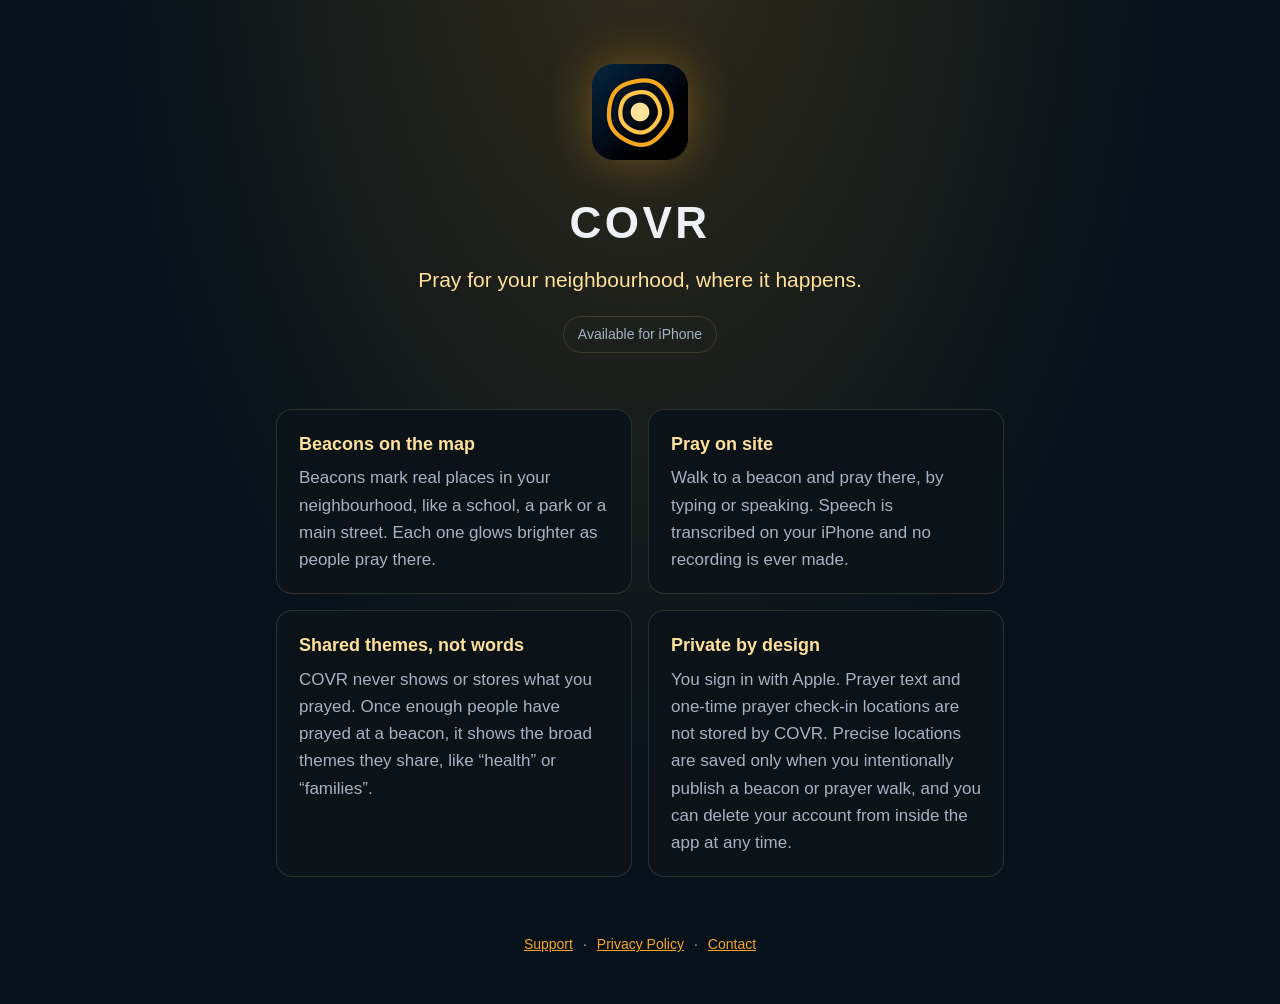
<file: index.html>
<!doctype html>
<html lang="en">
<head>
<meta charset="utf-8">
<meta name="viewport" content="width=device-width, initial-scale=1">
<title>COVR — Pray for your neighbourhood</title>
<meta name="description" content="COVR helps you pray at real places in your neighbourhood. Private by design.">
<link rel="stylesheet" href="style.css">
</head>
<body>
<main class="wrap">
  <header class="hero">
    <img class="icon" src="icon.png" alt="" width="96" height="96">
    <h1>COVR</h1>
    <p class="lede">Pray for your neighbourhood, where it happens.</p>
    <p class="badge">Available for iPhone</p>
  </header>

  <section class="features">
    <article>
      <h2>Beacons on the map</h2>
      <p>Beacons mark real places in your neighbourhood, like a school, a park or a main street. Each one glows brighter as people pray there.</p>
    </article>
    <article>
      <h2>Pray on site</h2>
      <p>Walk to a beacon and pray there, by typing or speaking. Speech is transcribed on your iPhone and no recording is ever made.</p>
    </article>
    <article>
      <h2>Shared themes, not words</h2>
      <p>COVR never shows or stores what you prayed. Once enough people have prayed at a beacon, it shows the broad themes they share, like “health” or “families”.</p>
    </article>
    <article>
      <h2>Private by design</h2>
      <p>You sign in with Apple. Prayer text and one-time prayer check-in locations are not stored by COVR. Precise locations are saved only when you intentionally publish a beacon or prayer walk, and you can delete your account from inside the app at any time.</p>
    </article>
  </section>

  <footer>
    <a href="support.html">Support</a>
    <span>·</span>
    <a href="privacy.html">Privacy Policy</a>
    <span>·</span>
    <a class="email" href="support.html" data-user="matt" data-domain="hunch.tech" data-subject="COVR">Contact</a>
  </footer>
</main>
<script>
  // The address is assembled here rather than written into the page, to keep it from scrapers.
  for (const link of document.querySelectorAll("a.email")) {
    const subject = link.dataset.subject ? `?subject=${encodeURIComponent(link.dataset.subject)}` : "";
    link.href = `mailto:${link.dataset.user}@${link.dataset.domain}${subject}`;
  }
</script>
</body>
</html>
</file>
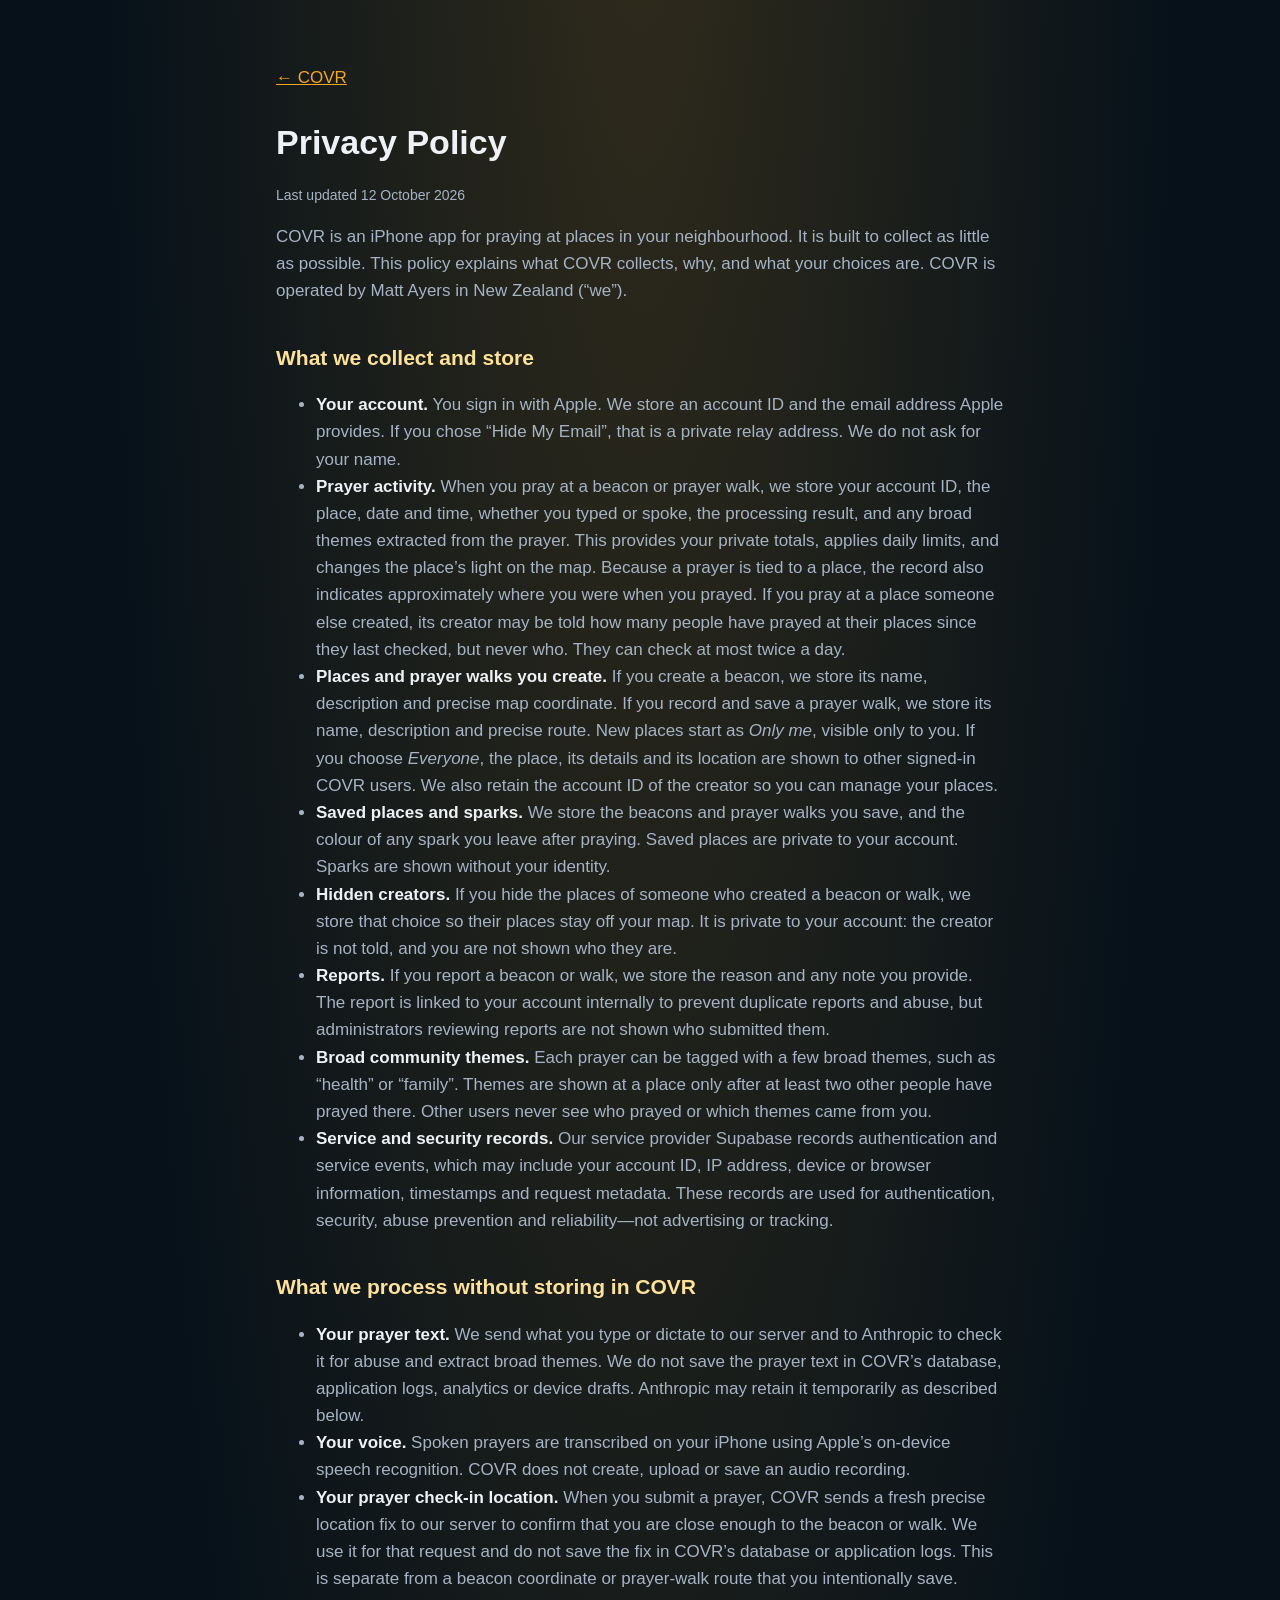
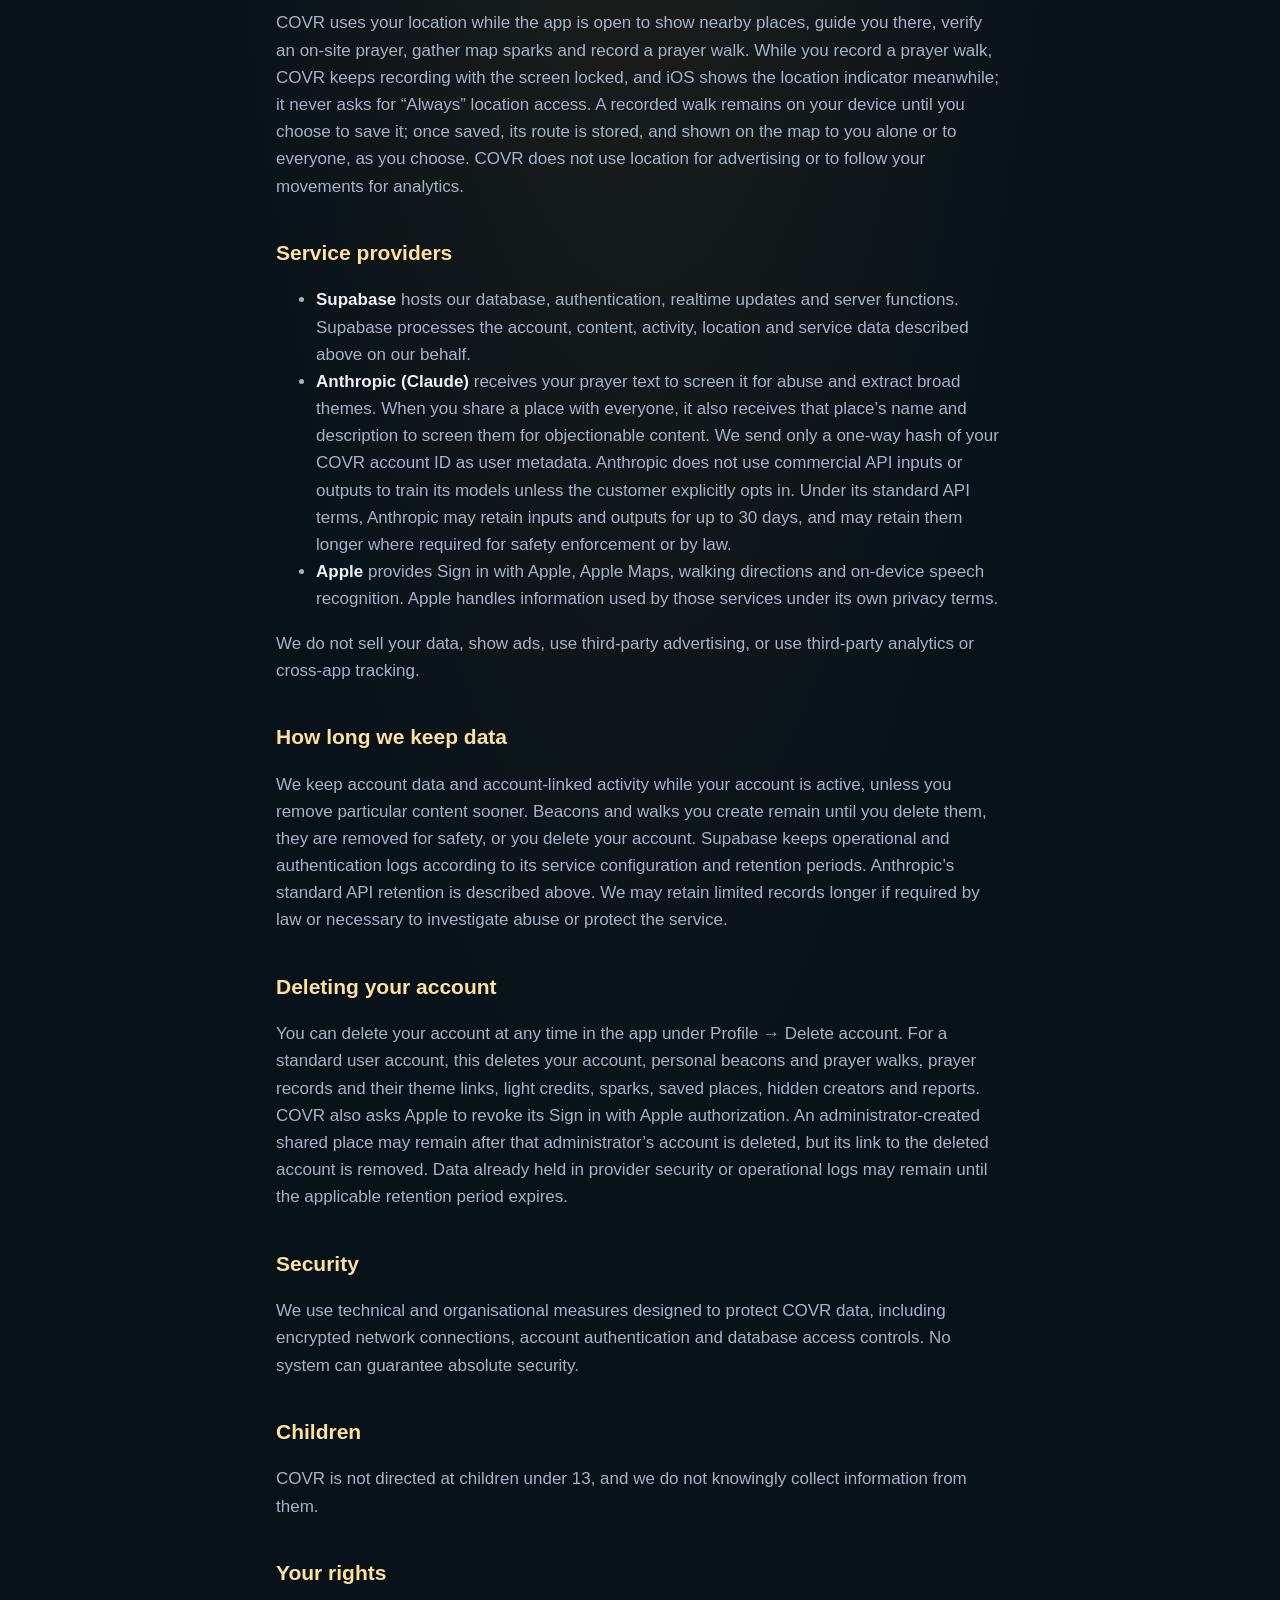
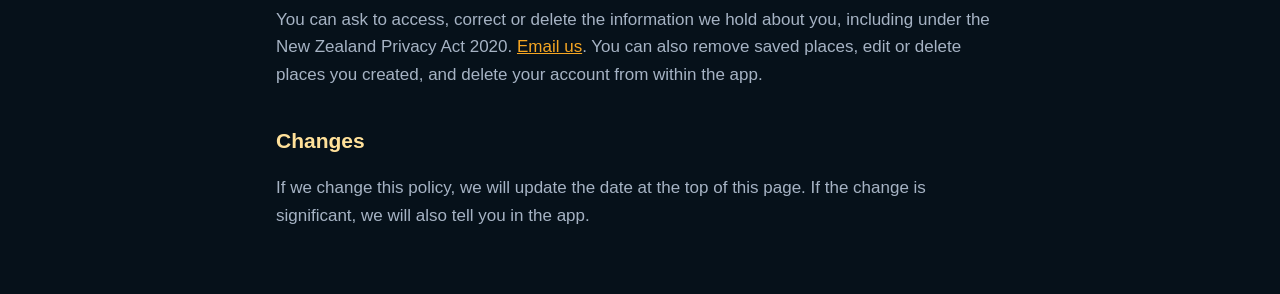
<file: privacy.html>
<!doctype html>
<html lang="en">
<head>
<meta charset="utf-8">
<meta name="viewport" content="width=device-width, initial-scale=1">
<title>COVR Privacy Policy</title>
<link rel="stylesheet" href="style.css">
</head>
<body>
<main class="wrap doc">
  <a class="back" href="index.html">← COVR</a>
  <h1>Privacy Policy</h1>
  <p class="updated">Last updated 12 October 2026</p>

  <p>COVR is an iPhone app for praying at places in your neighbourhood. It is built to collect as little as possible. This policy explains what COVR collects, why, and what your choices are. COVR is operated by Matt Ayers in New Zealand (“we”).</p>

  <h2>What we collect and store</h2>
  <ul>
    <li><strong>Your account.</strong> You sign in with Apple. We store an account ID and the email address Apple provides. If you chose “Hide My Email”, that is a private relay address. We do not ask for your name.</li>
    <li><strong>Prayer activity.</strong> When you pray at a beacon or prayer walk, we store your account ID, the place, date and time, whether you typed or spoke, the processing result, and any broad themes extracted from the prayer. This provides your private totals, applies daily limits, and changes the place’s light on the map. Because a prayer is tied to a place, the record also indicates approximately where you were when you prayed. If you pray at a place someone else created, its creator may be told how many people have prayed at their places since they last checked, but never who. They can check at most twice a day.</li>
    <li><strong>Places and prayer walks you create.</strong> If you create a beacon, we store its name, description and precise map coordinate. If you record and save a prayer walk, we store its name, description and precise route. New places start as <em>Only me</em>, visible only to you. If you choose <em>Everyone</em>, the place, its details and its location are shown to other signed-in COVR users. We also retain the account ID of the creator so you can manage your places.</li>
    <li><strong>Saved places and sparks.</strong> We store the beacons and prayer walks you save, and the colour of any spark you leave after praying. Saved places are private to your account. Sparks are shown without your identity.</li>
    <li><strong>Hidden creators.</strong> If you hide the places of someone who created a beacon or walk, we store that choice so their places stay off your map. It is private to your account: the creator is not told, and you are not shown who they are.</li>
    <li><strong>Reports.</strong> If you report a beacon or walk, we store the reason and any note you provide. The report is linked to your account internally to prevent duplicate reports and abuse, but administrators reviewing reports are not shown who submitted them.</li>
    <li><strong>Broad community themes.</strong> Each prayer can be tagged with a few broad themes, such as “health” or “family”. Themes are shown at a place only after at least two other people have prayed there. Other users never see who prayed or which themes came from you.</li>
    <li><strong>Service and security records.</strong> Our service provider Supabase records authentication and service events, which may include your account ID, IP address, device or browser information, timestamps and request metadata. These records are used for authentication, security, abuse prevention and reliability—not advertising or tracking.</li>
  </ul>

  <h2>What we process without storing in COVR</h2>
  <ul>
    <li><strong>Your prayer text.</strong> We send what you type or dictate to our server and to Anthropic to check it for abuse and extract broad themes. We do not save the prayer text in COVR’s database, application logs, analytics or device drafts. Anthropic may retain it temporarily as described below.</li>
    <li><strong>Your voice.</strong> Spoken prayers are transcribed on your iPhone using Apple’s on-device speech recognition. COVR does not create, upload or save an audio recording.</li>
    <li><strong>Your prayer check-in location.</strong> When you submit a prayer, COVR sends a fresh precise location fix to our server to confirm that you are close enough to the beacon or walk. We use it for that request and do not save the fix in COVR’s database or application logs. This is separate from a beacon coordinate or prayer-walk route that you intentionally save.</li>
  </ul>

  <p>COVR uses your location while the app is open to show nearby places, guide you there, verify an on-site prayer, gather map sparks and record a prayer walk. While you record a prayer walk, COVR keeps recording with the screen locked, and iOS shows the location indicator meanwhile; it never asks for “Always” location access. A recorded walk remains on your device until you choose to save it; once saved, its route is stored, and shown on the map to you alone or to everyone, as you choose. COVR does not use location for advertising or to follow your movements for analytics.</p>

  <h2>Service providers</h2>
  <ul>
    <li><strong>Supabase</strong> hosts our database, authentication, realtime updates and server functions. Supabase processes the account, content, activity, location and service data described above on our behalf.</li>
    <li><strong>Anthropic (Claude)</strong> receives your prayer text to screen it for abuse and extract broad themes. When you share a place with everyone, it also receives that place’s name and description to screen them for objectionable content. We send only a one-way hash of your COVR account ID as user metadata. Anthropic does not use commercial API inputs or outputs to train its models unless the customer explicitly opts in. Under its standard API terms, Anthropic may retain inputs and outputs for up to 30 days, and may retain them longer where required for safety enforcement or by law.</li>
    <li><strong>Apple</strong> provides Sign in with Apple, Apple Maps, walking directions and on-device speech recognition. Apple handles information used by those services under its own privacy terms.</li>
  </ul>
  <p>We do not sell your data, show ads, use third-party advertising, or use third-party analytics or cross-app tracking.</p>

  <h2>How long we keep data</h2>
  <p>We keep account data and account-linked activity while your account is active, unless you remove particular content sooner. Beacons and walks you create remain until you delete them, they are removed for safety, or you delete your account. Supabase keeps operational and authentication logs according to its service configuration and retention periods. Anthropic’s standard API retention is described above. We may retain limited records longer if required by law or necessary to investigate abuse or protect the service.</p>

  <h2>Deleting your account</h2>
  <p>You can delete your account at any time in the app under Profile → Delete account. For a standard user account, this deletes your account, personal beacons and prayer walks, prayer records and their theme links, light credits, sparks, saved places, hidden creators and reports. COVR also asks Apple to revoke its Sign in with Apple authorization. An administrator-created shared place may remain after that administrator’s account is deleted, but its link to the deleted account is removed. Data already held in provider security or operational logs may remain until the applicable retention period expires.</p>

  <h2>Security</h2>
  <p>We use technical and organisational measures designed to protect COVR data, including encrypted network connections, account authentication and database access controls. No system can guarantee absolute security.</p>

  <h2>Children</h2>
  <p>COVR is not directed at children under 13, and we do not knowingly collect information from them.</p>

  <h2>Your rights</h2>
  <p>You can ask to access, correct or delete the information we hold about you, including under the New Zealand Privacy Act 2020. <a class="email" href="support.html" data-user="matt" data-domain="hunch.tech" data-subject="COVR privacy request">Email us</a>. You can also remove saved places, edit or delete places you created, and delete your account from within the app.</p>

  <h2>Changes</h2>
  <p>If we change this policy, we will update the date at the top of this page. If the change is significant, we will also tell you in the app.</p>
</main>
<script>
  // The address is assembled here rather than written into the page, to keep it from scrapers.
  for (const link of document.querySelectorAll("a.email")) {
    const subject = link.dataset.subject ? `?subject=${encodeURIComponent(link.dataset.subject)}` : "";
    link.href = `mailto:${link.dataset.user}@${link.dataset.domain}${subject}`;
  }
</script>
</body>
</html>
</file>
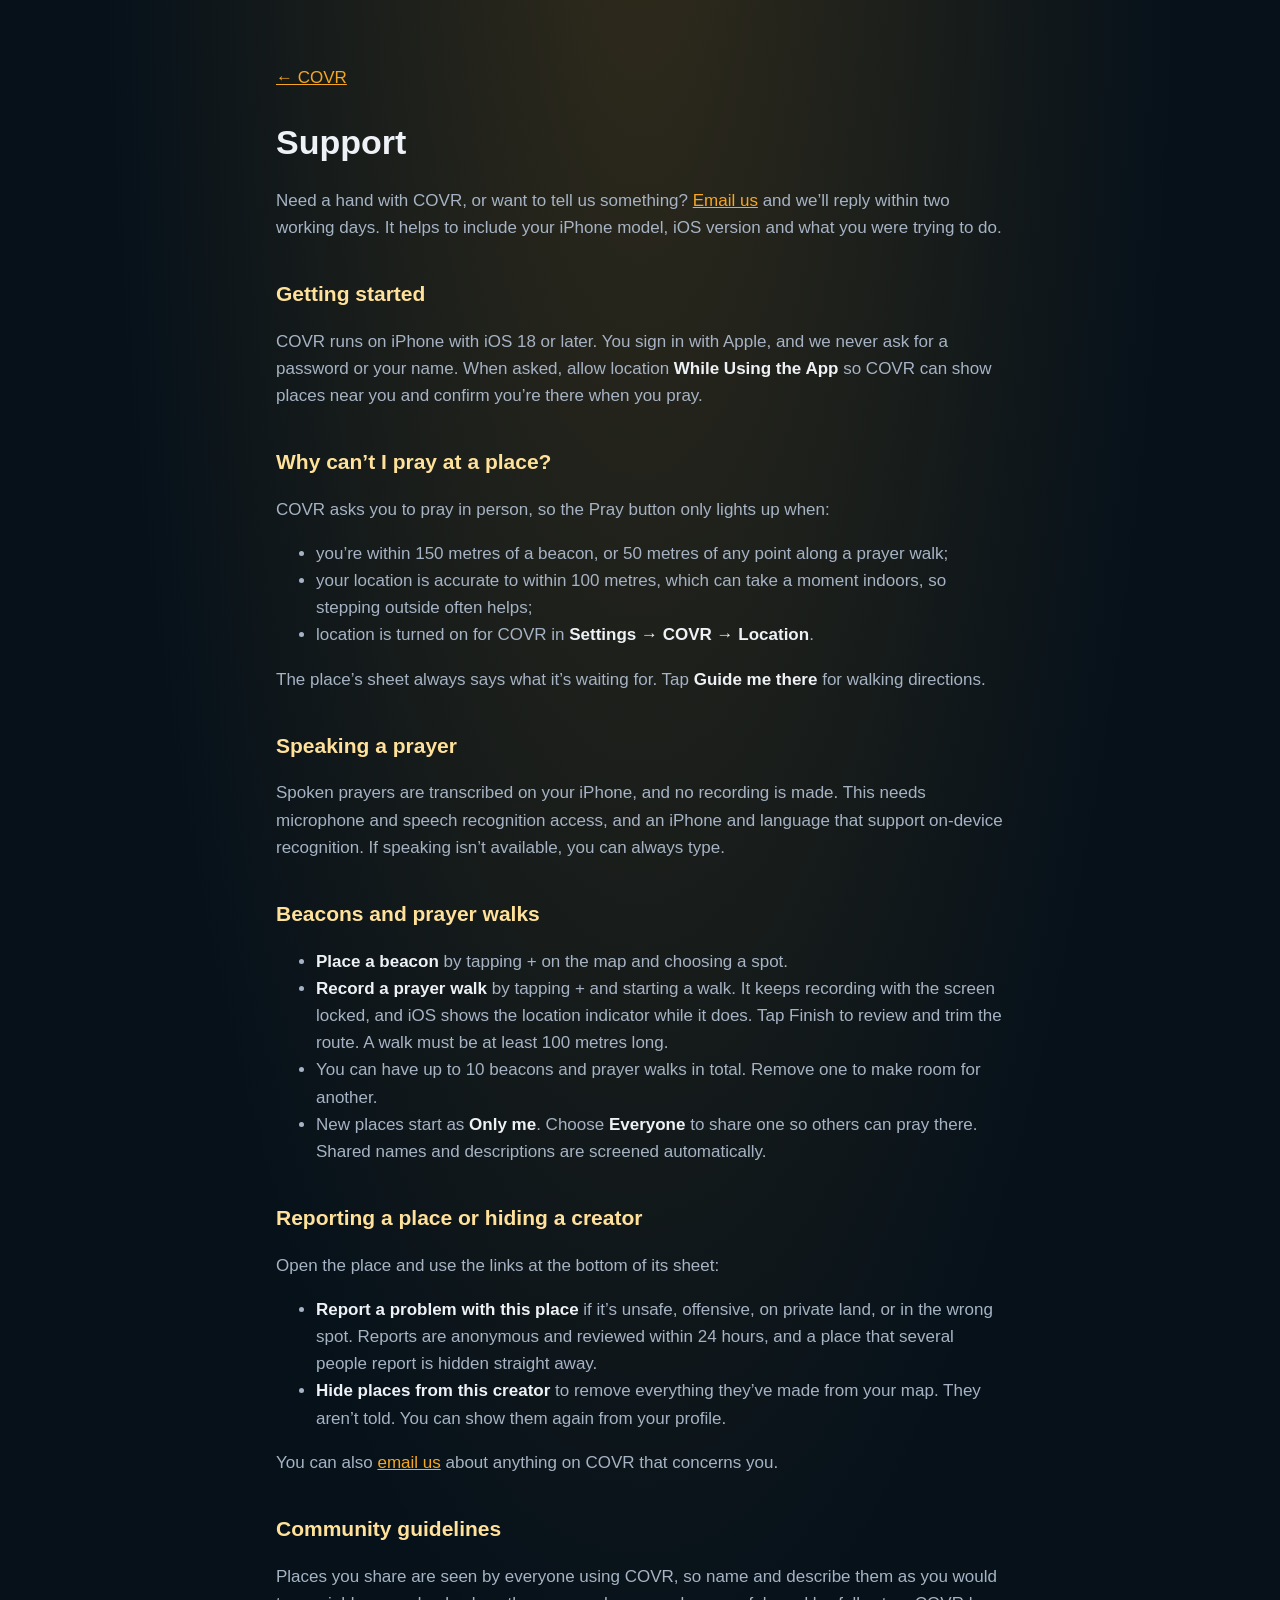
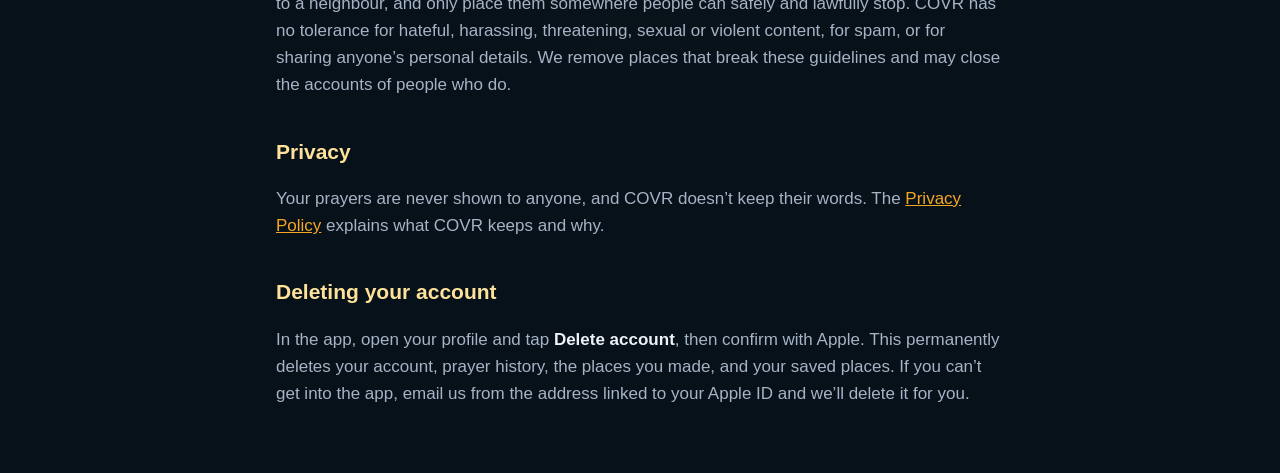
<file: support.html>
<!doctype html>
<html lang="en">
<head>
<meta charset="utf-8">
<meta name="viewport" content="width=device-width, initial-scale=1">
<title>COVR Support</title>
<meta name="description" content="Help with COVR: praying at places, beacons and prayer walks, reporting, privacy and your account.">
<link rel="stylesheet" href="style.css">
</head>
<body>
<main class="wrap doc">
  <a class="back" href="index.html">← COVR</a>
  <h1>Support</h1>
  <p>Need a hand with COVR, or want to tell us something? <a class="email" href="index.html" data-user="matt" data-domain="hunch.tech" data-subject="COVR support">Email us</a> and we’ll reply within two working days. It helps to include your iPhone model, iOS version and what you were trying to do.</p>

  <h2>Getting started</h2>
  <p>COVR runs on iPhone with iOS 18 or later. You sign in with Apple, and we never ask for a password or your name. When asked, allow location <strong>While Using the App</strong> so COVR can show places near you and confirm you’re there when you pray.</p>

  <h2>Why can’t I pray at a place?</h2>
  <p>COVR asks you to pray in person, so the Pray button only lights up when:</p>
  <ul>
    <li>you’re within 150 metres of a beacon, or 50 metres of any point along a prayer walk;</li>
    <li>your location is accurate to within 100 metres, which can take a moment indoors, so stepping outside often helps;</li>
    <li>location is turned on for COVR in <strong>Settings → COVR → Location</strong>.</li>
  </ul>
  <p>The place’s sheet always says what it’s waiting for. Tap <strong>Guide me there</strong> for walking directions.</p>

  <h2>Speaking a prayer</h2>
  <p>Spoken prayers are transcribed on your iPhone, and no recording is made. This needs microphone and speech recognition access, and an iPhone and language that support on-device recognition. If speaking isn’t available, you can always type.</p>

  <h2>Beacons and prayer walks</h2>
  <ul>
    <li><strong>Place a beacon</strong> by tapping + on the map and choosing a spot.</li>
    <li><strong>Record a prayer walk</strong> by tapping + and starting a walk. It keeps recording with the screen locked, and iOS shows the location indicator while it does. Tap Finish to review and trim the route. A walk must be at least 100 metres long.</li>
    <li>You can have up to 10 beacons and prayer walks in total. Remove one to make room for another.</li>
    <li>New places start as <strong>Only me</strong>. Choose <strong>Everyone</strong> to share one so others can pray there. Shared names and descriptions are screened automatically.</li>
  </ul>

  <h2>Reporting a place or hiding a creator</h2>
  <p>Open the place and use the links at the bottom of its sheet:</p>
  <ul>
    <li><strong>Report a problem with this place</strong> if it’s unsafe, offensive, on private land, or in the wrong spot. Reports are anonymous and reviewed within 24 hours, and a place that several people report is hidden straight away.</li>
    <li><strong>Hide places from this creator</strong> to remove everything they’ve made from your map. They aren’t told. You can show them again from your profile.</li>
  </ul>
  <p>You can also <a class="email" href="index.html" data-user="matt" data-domain="hunch.tech" data-subject="COVR support">email us</a> about anything on COVR that concerns you.</p>

  <h2>Community guidelines</h2>
  <p>Places you share are seen by everyone using COVR, so name and describe them as you would to a neighbour, and only place them somewhere people can safely and lawfully stop. COVR has no tolerance for hateful, harassing, threatening, sexual or violent content, for spam, or for sharing anyone’s personal details. We remove places that break these guidelines and may close the accounts of people who do.</p>

  <h2>Privacy</h2>
  <p>Your prayers are never shown to anyone, and COVR doesn’t keep their words. The <a href="privacy.html">Privacy Policy</a> explains what COVR keeps and why.</p>

  <h2>Deleting your account</h2>
  <p>In the app, open your profile and tap <strong>Delete account</strong>, then confirm with Apple. This permanently deletes your account, prayer history, the places you made, and your saved places. If you can’t get into the app, email us from the address linked to your Apple ID and we’ll delete it for you.</p>
</main>
<script>
  // The address is assembled here rather than written into the page, to keep it from scrapers.
  for (const link of document.querySelectorAll("a.email")) {
    const subject = link.dataset.subject ? `?subject=${encodeURIComponent(link.dataset.subject)}` : "";
    link.href = `mailto:${link.dataset.user}@${link.dataset.domain}${subject}`;
  }
</script>
</body>
</html>
</file>
<file: style.css>
:root {
  --bg: #06111a;
  --panel: #0b1218;
  --text: #eef1f5;
  --muted: #a6b3c4;
  --gold: #f5a623;
  --pale-gold: #ffe19a;
  --line: rgba(255, 225, 154, 0.14);
}

* { box-sizing: border-box; }

body {
  margin: 0;
  background: radial-gradient(ellipse at 50% -10%, rgba(245, 166, 35, 0.18), transparent 60%), var(--bg);
  color: var(--text);
  font: 17px/1.6 -apple-system, BlinkMacSystemFont, "SF Pro Text", "Helvetica Neue", Arial, sans-serif;
  -webkit-font-smoothing: antialiased;
  min-height: 100vh;
}

.wrap { max-width: 760px; margin: 0 auto; padding: 64px 16px 48px; }

.hero { text-align: center; margin-bottom: 56px; }
.icon { border-radius: 22px; box-shadow: 0 0 48px rgba(245, 166, 35, 0.35); }
h1 { font-size: 44px; letter-spacing: 0.08em; margin: 20px 0 4px; }
.lede { font-size: 21px; color: var(--pale-gold); margin: 0 0 20px; }
.badge {
  display: inline-block; margin: 0; padding: 6px 14px; border-radius: 999px;
  border: 1px solid var(--line); color: var(--muted); font-size: 14px;
}

.features { display: grid; gap: 16px; grid-template-columns: repeat(auto-fit, minmax(300px, 1fr)); }
.features article { background: var(--panel); border: 1px solid var(--line); border-radius: 16px; padding: 20px 22px; }
.features h2 { font-size: 18px; margin: 0 0 6px; color: var(--pale-gold); }
.features p { margin: 0; color: var(--muted); }

.doc h1 { font-size: 34px; letter-spacing: 0; margin-top: 0; }
.doc h2 { font-size: 21px; color: var(--pale-gold); margin: 36px 0 8px; }
.doc p, .doc li { color: var(--muted); }
.doc strong { color: var(--text); }
.doc .updated { color: var(--muted); font-size: 14px; }
.back { display: inline-block; margin-bottom: 24px; }

a { color: var(--gold); }

footer { margin-top: 56px; text-align: center; color: var(--muted); font-size: 14px; display: flex; gap: 10px; justify-content: center; }
</file>
